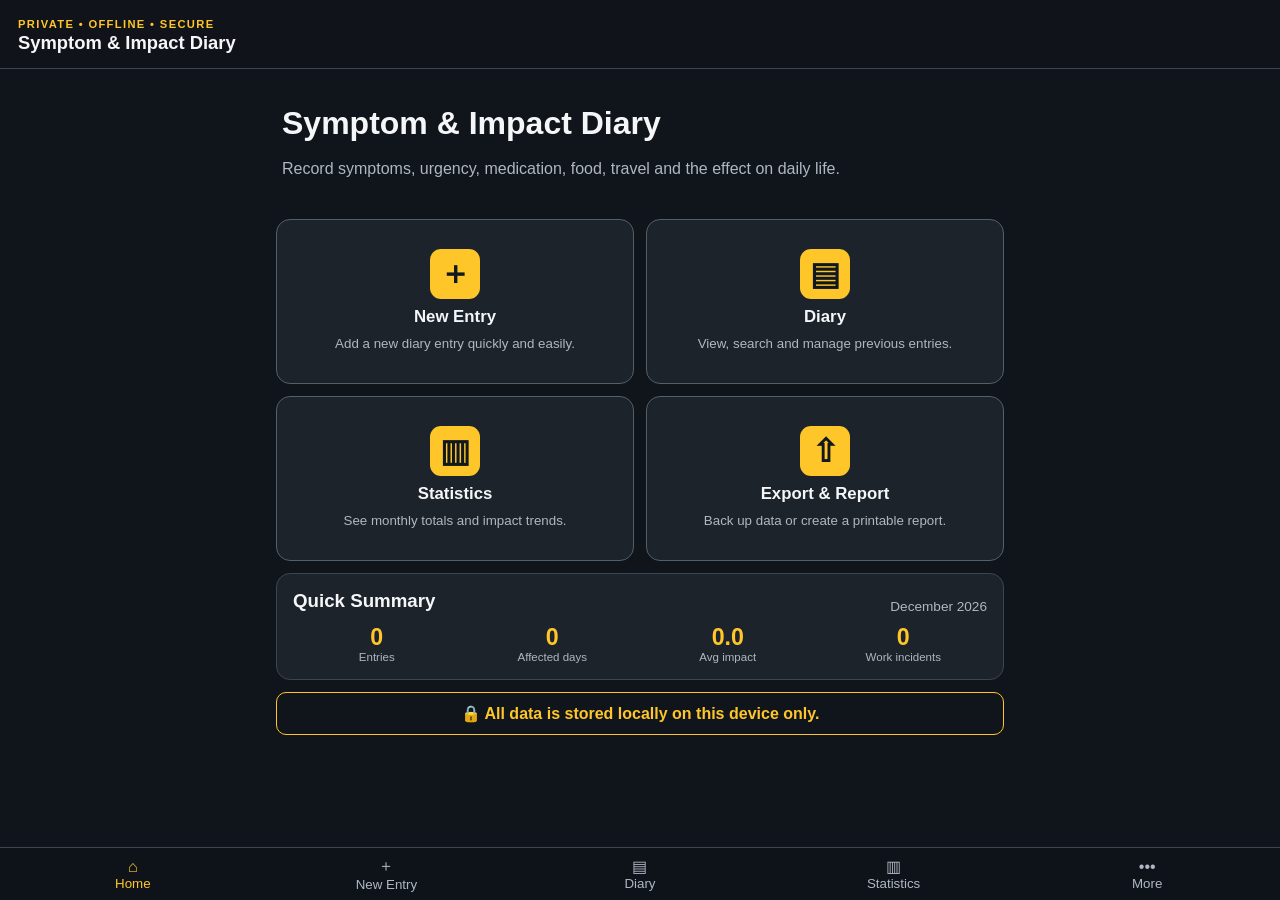
<file: index.html>
<!DOCTYPE html>
<html lang="en">
<head>
  <meta charset="UTF-8">
  <meta name="viewport" content="width=device-width,initial-scale=1,viewport-fit=cover">
  <meta name="theme-color" content="#10151b">
  <meta name="apple-mobile-web-app-capable" content="yes">
  <meta name="apple-mobile-web-app-status-bar-style" content="black-translucent">
  <link rel="manifest" href="manifest.webmanifest">
  <link rel="icon" href="icons/icon.svg">
  <link rel="apple-touch-icon" href="icons/apple-touch-icon.svg">
  <link rel="stylesheet" href="styles.css?v=3">
  <title>Symptom & Impact Diary</title>
</head>
<body>
<div class="app-shell">
  <header class="topbar">
    <div>
      <div class="eyebrow">PRIVATE • OFFLINE • SECURE</div>
      <h1 id="pageTitle">Symptom & Impact Diary</h1>
    </div>
  </header>

  <main>
    <section class="view active" id="homeView">
      <div class="hero-card">
        <h2>Symptom & Impact Diary</h2>
        <p>Record symptoms, urgency, medication, food, travel and the effect on daily life.</p>
      </div>

      <div class="tile-grid">
        <button class="home-tile" data-go="new"><span class="tile-icon">＋</span><strong>New Entry</strong><small>Add a new diary entry quickly and easily.</small></button>
        <button class="home-tile" data-go="diary"><span class="tile-icon">▤</span><strong>Diary</strong><small>View, search and manage previous entries.</small></button>
        <button class="home-tile" data-go="stats"><span class="tile-icon">▥</span><strong>Statistics</strong><small>See monthly totals and impact trends.</small></button>
        <button class="home-tile" data-go="more"><span class="tile-icon">⇧</span><strong>Export & Report</strong><small>Back up data or create a printable report.</small></button>
      </div>

      <section class="card">
        <div class="card-title-row">
          <h3>Quick Summary</h3>
          <span id="summaryPeriod">This month</span>
        </div>
        <div class="summary-grid">
          <div><strong id="homeEntries">0</strong><span>Entries</span></div>
          <div><strong id="homeDays">0</strong><span>Affected days</span></div>
          <div><strong id="homeAverage">0.0</strong><span>Avg impact</span></div>
          <div><strong id="homeWork">0</strong><span>Work incidents</span></div>
        </div>
      </section>

      <div class="privacy-banner">🔒 All data is stored locally on this device only.</div>
    </section>

    <section class="view" id="newView">
      <form id="entryForm">
        <input type="hidden" id="entryId">

        <div class="step-strip">
          <span class="active">1 Details</span>
          <span>2 Impact</span>
          <span>3 Additional</span>
        </div>

        <section class="card form-card">
          <p class="muted">Only the date and a short description are required.</p>

          <div class="field-grid">
            <label><span>Date *</span><input id="entryDate" type="date" required></label>
            <label><span>Time</span><input id="entryTime" type="time"></label>
          </div>

          <label><span>What happened? *</span><textarea id="description" rows="5" required placeholder="Example: Returned home after leaving for work due to bowel urgency. Arrived 10 minutes late."></textarea></label>

          <div class="field-grid">
            <label>
              <span>Category *</span>
              <select id="category">
                <option>Urgency</option>
                <option>Accident / near miss</option>
                <option>Pain or discomfort</option>
                <option>Food restriction</option>
                <option>Medication</option>
                <option>Travel</option>
                <option>Work impact</option>
                <option>Social impact</option>
                <option>Sleep impact</option>
                <option>Other</option>
              </select>
            </label>
            <label>
              <span>Impact level *</span>
              <select id="impact">
                <option value="1">1 — Minor</option>
                <option value="2">2 — Noticeable</option>
                <option value="3" selected>3 — Moderate</option>
                <option value="4">4 — Significant</option>
                <option value="5">5 — Severe</option>
              </select>
            </label>
          </div>

          <label><span>Location</span><input id="location" type="text" placeholder="e.g. Home, work, Leeds, supermarket…"></label>
          <label><span>Duration / delay</span><input id="duration" type="text" placeholder="e.g. 15 minutes, 2 hours, 30 mins late"></label>
        </section>

        <section class="card form-card">
          <h3>Impact and coping</h3>

          <fieldset>
            <legend>What was affected?</legend>
            <div class="chips">
              <label><input type="checkbox" name="affected" value="Work"><span>Work</span></label>
              <label><input type="checkbox" name="affected" value="Travel"><span>Travel</span></label>
              <label><input type="checkbox" name="affected" value="Shopping"><span>Shopping</span></label>
              <label><input type="checkbox" name="affected" value="Social plans"><span>Social plans</span></label>
              <label><input type="checkbox" name="affected" value="Eating"><span>Eating</span></label>
              <label><input type="checkbox" name="affected" value="Sleep"><span>Sleep</span></label>
              <label><input type="checkbox" name="affected" value="Exercise"><span>Exercise</span></label>
              <label><input type="checkbox" name="affected" value="Other"><span>Other</span></label>
            </div>
          </fieldset>

          <label><span>Medication taken</span><input id="medication" type="text"></label>
          <label><span>Food or drink avoided</span><input id="food" type="text"></label>

          <label class="switch-row">
            <span><strong>Significant event</strong><small>Highlight this entry in the diary.</small></span>
            <input id="significant" type="checkbox">
          </label>

          <label><span>Additional notes</span><textarea id="notes" rows="4"></textarea></label>
        </section>

        <div class="sticky-actions">
          <button class="btn secondary hidden" type="button" id="cancelEditBtn">Cancel</button>
          <button class="btn primary" type="submit" id="saveBtn">Save Entry</button>
        </div>
      </form>
    </section>

    <section class="view" id="diaryView">
      <div class="toolbar">
        <input id="searchInput" type="search" placeholder="Search entries…">
        <button class="btn secondary compact" id="toggleFiltersBtn" type="button">Filters</button>
      </div>

      <div id="filtersPanel" class="filter-panel hidden">
        <select id="categoryFilter">
          <option value="">All categories</option>
          <option>Urgency</option><option>Accident / near miss</option><option>Pain or discomfort</option>
          <option>Food restriction</option><option>Medication</option><option>Travel</option>
          <option>Work impact</option><option>Social impact</option><option>Sleep impact</option><option>Other</option>
        </select>

        <select id="impactFilter">
          <option value="">All impact levels</option>
          <option value="1">Impact 1</option><option value="2">Impact 2</option><option value="3">Impact 3</option>
          <option value="4">Impact 4</option><option value="5">Impact 5</option>
        </select>

        <label class="switch-row"><span><strong>Significant only</strong></span><input id="significantFilter" type="checkbox"></label>
      </div>

      <div id="emptyState" class="card empty-state">
        <h3>No diary entries yet</h3>
        <p>Tap New Entry to start your diary.</p>
      </div>

      <div id="entryList" class="entry-list"></div>
    </section>

    <section class="view" id="statsView">
      <div class="month-nav card">
        <button id="prevMonth" class="icon-btn">‹</button>
        <strong id="statsMonthLabel"></strong>
        <button id="nextMonth" class="icon-btn">›</button>
      </div>

      <div class="stats-grid">
        <div class="metric-card"><span>▦</span><strong id="statDays">0</strong><small>Affected days</small></div>
        <div class="metric-card"><span>▤</span><strong id="statEntries">0</strong><small>Total entries</small></div>
        <div class="metric-card"><span>▣</span><strong id="statWork">0</strong><small>Work incidents</small></div>
        <div class="metric-card"><span>!</span><strong id="statUrgency">0</strong><small>Urgency events</small></div>
        <div class="metric-card"><span>☆</span><strong id="statSignificant">0</strong><small>Significant events</small></div>
        <div class="metric-card"><span>★</span><strong id="statAverage">0.0</strong><small>Average impact</small></div>
      </div>

      <section class="card">
        <h3>Entries by category</h3>
        <div id="categoryBars" class="bar-list"></div>
      </section>
    </section>

    <section class="view" id="moreView">
      <section class="card">
        <h3>Export & Report</h3>
        <div class="stack-actions">
          <button class="btn primary" id="printBtn">Print / Save PDF</button>
          <button class="btn secondary" id="exportCsvBtn">Export CSV</button>
          <button class="btn secondary" id="backupBtn">Backup JSON</button>
          <label class="btn secondary file-btn">Restore JSON<input id="restoreInput" type="file" accept=".json,application/json"></label>
        </div>
      </section>

      <section class="card danger-card">
        <h3>Delete data</h3>
        <button class="btn danger" id="deleteAllBtn">Delete All Data</button>
      </section>
    </section>
  </main>

  <nav class="bottom-nav">
    <button data-view="home" class="active"><span>⌂</span><small>Home</small></button>
    <button data-view="new"><span>＋</span><small>New Entry</small></button>
    <button data-view="diary"><span>▤</span><small>Diary</small></button>
    <button data-view="stats"><span>▥</span><small>Statistics</small></button>
    <button data-view="more"><span>•••</span><small>More</small></button>
  </nav>
</div>

<template id="entryTemplate">
  <article class="entry-card">
    <div class="date-block"><strong class="day"></strong><span class="month"></span><small class="time"></small></div>
    <div class="entry-body">
      <div class="entry-head"><span class="category-pill"></span><button class="star-btn">☆</button></div>
      <p class="entry-description"></p>
      <div class="entry-meta"></div>
      <div class="entry-extra"></div>
      <div class="entry-actions">
        <button class="small-btn edit-entry">Edit</button>
        <button class="small-btn delete-entry">Delete</button>
      </div>
    </div>
  </article>
</template>

<script src="app.js?v=3"></script>
</body>
</html>
</file>
<file: styles.css>
:root{
  --bg:#10151b;--panel:#1c232b;--panel2:#232b34;--line:#3b4652;
  --text:#f4f6f8;--muted:#aeb7c2;--yellow:#ffc629;--danger:#d9534f;
  font-family:Inter,ui-sans-serif,-apple-system,BlinkMacSystemFont,"Segoe UI",sans-serif
}
*{box-sizing:border-box}
html{background:var(--bg);color-scheme:dark}
body{margin:0;background:var(--bg);color:var(--text)}
button,input,select,textarea{font:inherit}
button{cursor:pointer}
.app-shell{min-height:100vh;padding-bottom:calc(82px + env(safe-area-inset-bottom))}
.topbar{position:sticky;top:0;z-index:20;padding:calc(18px + env(safe-area-inset-top)) 18px 14px;background:#10151bf2;border-bottom:1px solid var(--line)}
.topbar h1{font-size:1.15rem;margin:.15rem 0 0}
.eyebrow{color:var(--yellow);font-weight:900;font-size:.7rem;letter-spacing:.12em}
main{width:min(760px,100%);margin:0 auto;padding:16px}
.view{display:none}.view.active{display:block}
.hero-card{padding:22px 6px 10px}
.hero-card h2{font-size:2rem;line-height:1.05;margin:0 0 10px}
.hero-card p,.muted{color:var(--muted);line-height:1.5}
.tile-grid{display:grid;grid-template-columns:1fr 1fr;gap:12px;margin:12px 0}
.home-tile{min-height:165px;text-align:center;background:var(--panel);color:var(--text);border:1px solid #52606d;border-radius:14px;padding:18px 12px}
.home-tile strong{display:block;font-size:1.05rem;margin:8px 0}
.home-tile small{display:block;color:var(--muted);line-height:1.4}
.tile-icon{display:grid;place-items:center;width:50px;height:50px;margin:0 auto;background:var(--yellow);color:#111820;border-radius:11px;font-size:2rem;font-weight:900}
.card{background:var(--panel);border:1px solid var(--line);border-radius:14px;padding:16px;margin:12px 0}
.card h3{margin:0 0 12px}
.card-title-row{display:flex;justify-content:space-between;gap:10px;align-items:center}
.card-title-row span{color:var(--muted);font-size:.85rem}
.summary-grid{display:grid;grid-template-columns:repeat(4,1fr);gap:8px;text-align:center}
.summary-grid strong{display:block;color:var(--yellow);font-size:1.45rem}
.summary-grid span{display:block;color:var(--muted);font-size:.72rem}
.privacy-banner{border:1px solid var(--yellow);color:var(--yellow);border-radius:10px;padding:11px;text-align:center;font-weight:700}
.step-strip{display:flex;gap:8px;color:var(--muted);font-size:.82rem}
.step-strip span{flex:1;text-align:center;padding:7px;border-bottom:2px solid var(--line)}
.step-strip .active{color:var(--yellow);border-color:var(--yellow)}
.form-card{display:grid;gap:14px}
label>span,legend{display:block;font-weight:800;margin-bottom:7px}
label small{display:block;color:var(--muted);margin-top:3px}
.field-grid{display:grid;grid-template-columns:1fr 1fr;gap:12px}
input,select,textarea{display:block;width:100%;max-width:100%;min-width:0;border:1px solid #53606d;border-radius:9px;background:#141a20;color:var(--text);padding:13px 14px;outline:none}
input[type=date],input[type=time]{display:block;width:100%;max-width:100%;min-width:0;box-sizing:border-box;-webkit-appearance:none;appearance:none}
textarea{resize:vertical}
fieldset{border:0;padding:0;margin:0}
.chips{display:flex;flex-wrap:wrap;gap:8px}
.chips label input{display:none}
.chips label span{display:block;padding:9px 12px;border:1px solid var(--line);border-radius:999px;background:#141a20}
.chips label input:checked+span{background:var(--yellow);color:#10151b}
.switch-row{display:flex;justify-content:space-between;align-items:center;gap:12px;background:#151b22;border:1px solid var(--line);border-radius:10px;padding:12px}
.switch-row input{width:22px;height:22px}
.sticky-actions{position:sticky;bottom:82px;display:flex;gap:10px;padding:10px 0;background:var(--bg)}
.btn{border:1px solid transparent;border-radius:9px;padding:13px 16px;font-weight:900}
.btn.primary{background:var(--yellow);color:#10151b}
.btn.secondary{background:var(--panel2);color:var(--text);border-color:#53606d}
.btn.danger{background:#4a2529;color:#ffd8da}
.btn.compact{padding:11px 13px}
.hidden{display:none!important}
.toolbar{display:grid;grid-template-columns:1fr auto;gap:10px}
.filter-panel{display:grid;gap:10px;margin:10px 0}
.entry-list{display:grid;gap:10px}
.entry-card{display:grid;grid-template-columns:68px 1fr;background:var(--panel);border:1px solid var(--line);border-radius:12px;overflow:hidden}
.date-block{padding:14px 8px;background:#151b21;text-align:center;border-right:1px solid var(--line)}
.date-block strong{display:block;font-size:1.5rem}
.date-block span,.date-block small{display:block;color:var(--muted)}
.entry-body{padding:12px}
.entry-head{display:flex;justify-content:space-between}
.category-pill{background:#5b4389;border-radius:999px;padding:4px 8px;font-size:.73rem}
.star-btn{background:none;border:0;color:var(--yellow);font-size:1.4rem}
.entry-meta,.entry-extra{font-size:.82rem;color:var(--muted)}
.entry-actions{display:flex;gap:8px;margin-top:10px}
.small-btn{background:#27313b;color:white;border:1px solid #4a5662;border-radius:7px;padding:7px 10px}
.month-nav{display:flex;justify-content:space-between;align-items:center}
.icon-btn{width:40px;height:40px;background:var(--panel2);color:white;border:1px solid var(--line);border-radius:10px}
.stats-grid{display:grid;grid-template-columns:1fr 1fr;gap:10px}
.metric-card{background:var(--panel);border:1px solid var(--line);border-radius:12px;padding:14px}
.metric-card span{color:var(--yellow);font-size:1.5rem}
.metric-card strong,.metric-card small{display:block}
.metric-card small{color:var(--muted)}
.bar-list{display:grid;gap:10px}
.bar-row{display:grid;grid-template-columns:110px 1fr 34px;gap:8px;align-items:center}
.bar-track{height:10px;background:#111820;border-radius:999px;overflow:hidden}
.bar-fill{height:100%;background:var(--yellow)}
.stack-actions{display:grid;gap:10px}
.file-btn{text-align:center}
.file-btn input{display:none}
.empty-state{text-align:center;color:var(--muted)}
.bottom-nav{position:fixed;left:0;right:0;bottom:0;z-index:30;display:grid;grid-template-columns:repeat(5,1fr);padding:7px 6px calc(7px + env(safe-area-inset-bottom));background:#0f141afa;border-top:1px solid var(--line)}
.bottom-nav button{border:0;background:none;color:var(--muted)}
.bottom-nav button span,.bottom-nav button small{display:block}
.bottom-nav button.active{color:var(--yellow)}
@media(max-width:520px){main{padding:12px}.field-grid{grid-template-columns:1fr}.hero-card h2{font-size:1.75rem}}
@media print{
  .topbar,.bottom-nav,#homeView,#newView,#statsView,#moreView,.toolbar,.filter-panel,.entry-actions{display:none!important}
  #diaryView{display:block!important}
  body{background:white;color:black}
  .entry-card{break-inside:avoid;background:white;color:black;border-color:#aaa}
}
</file>
